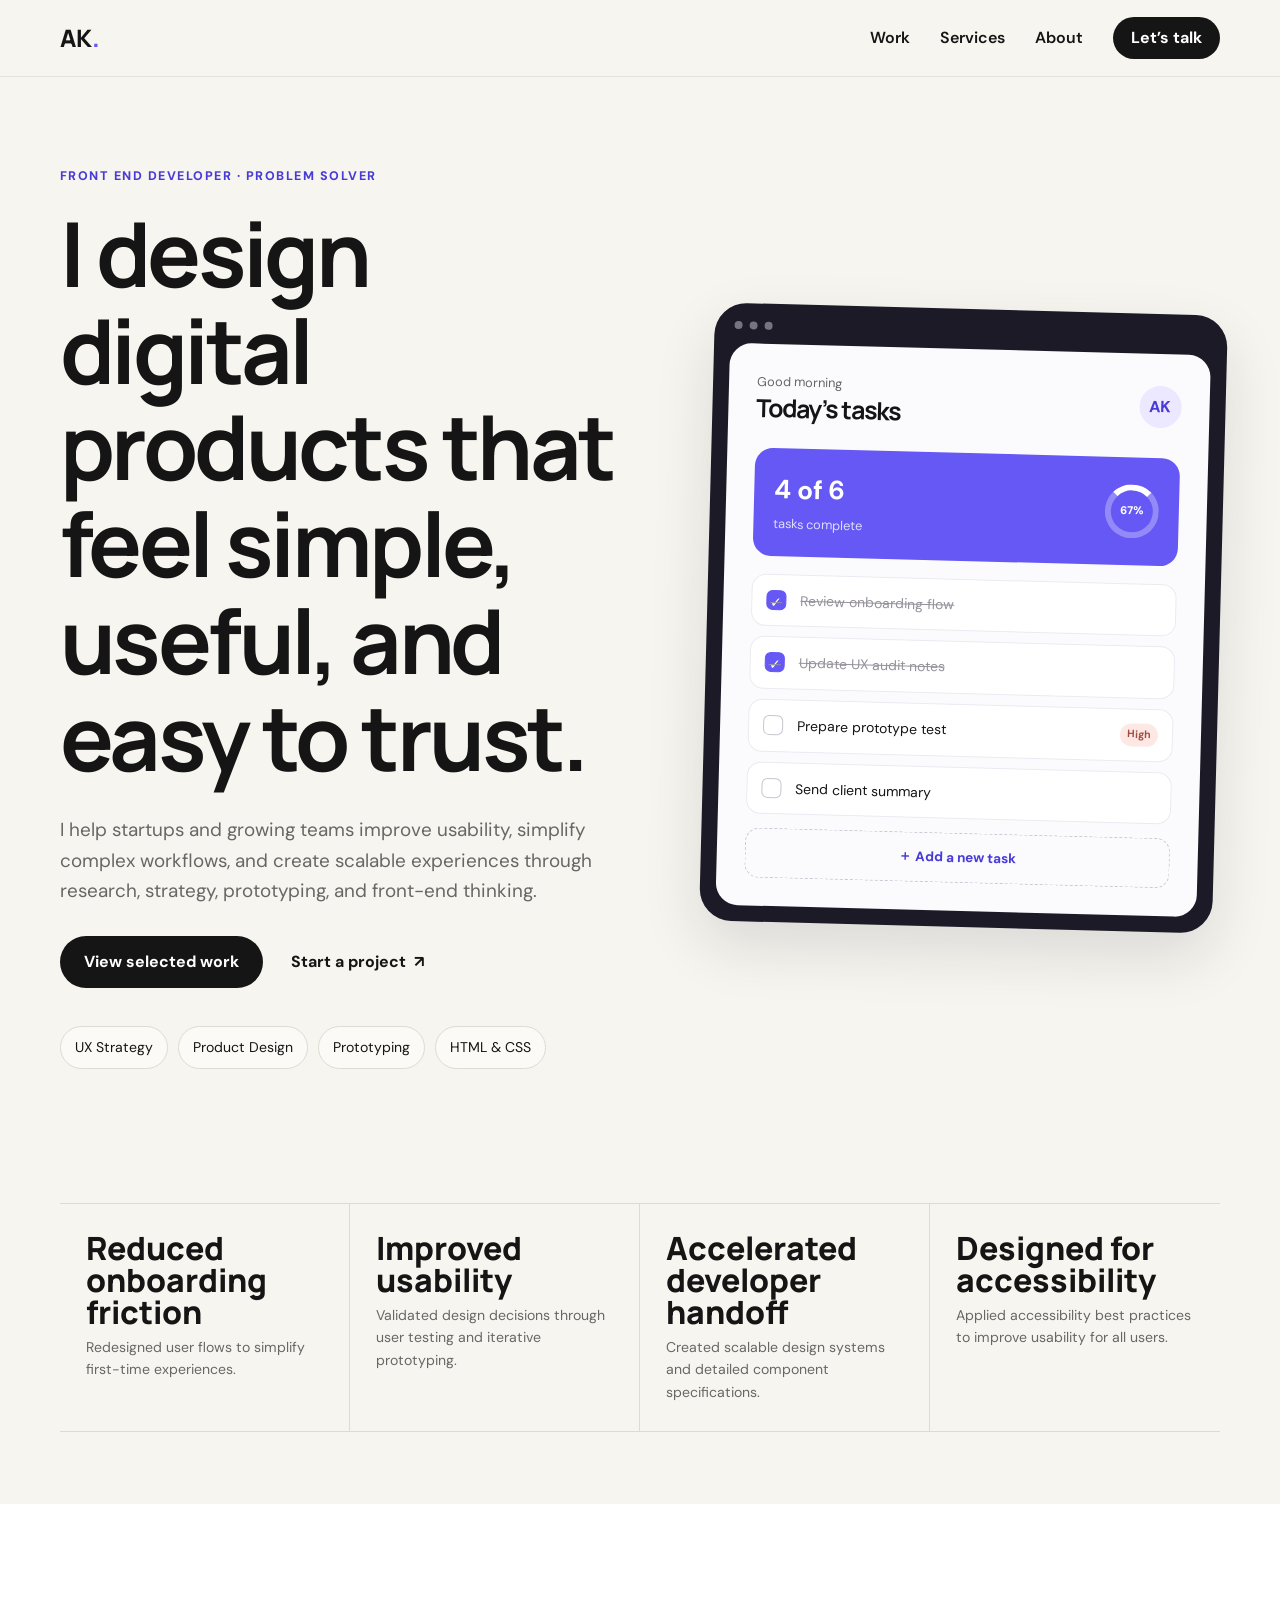
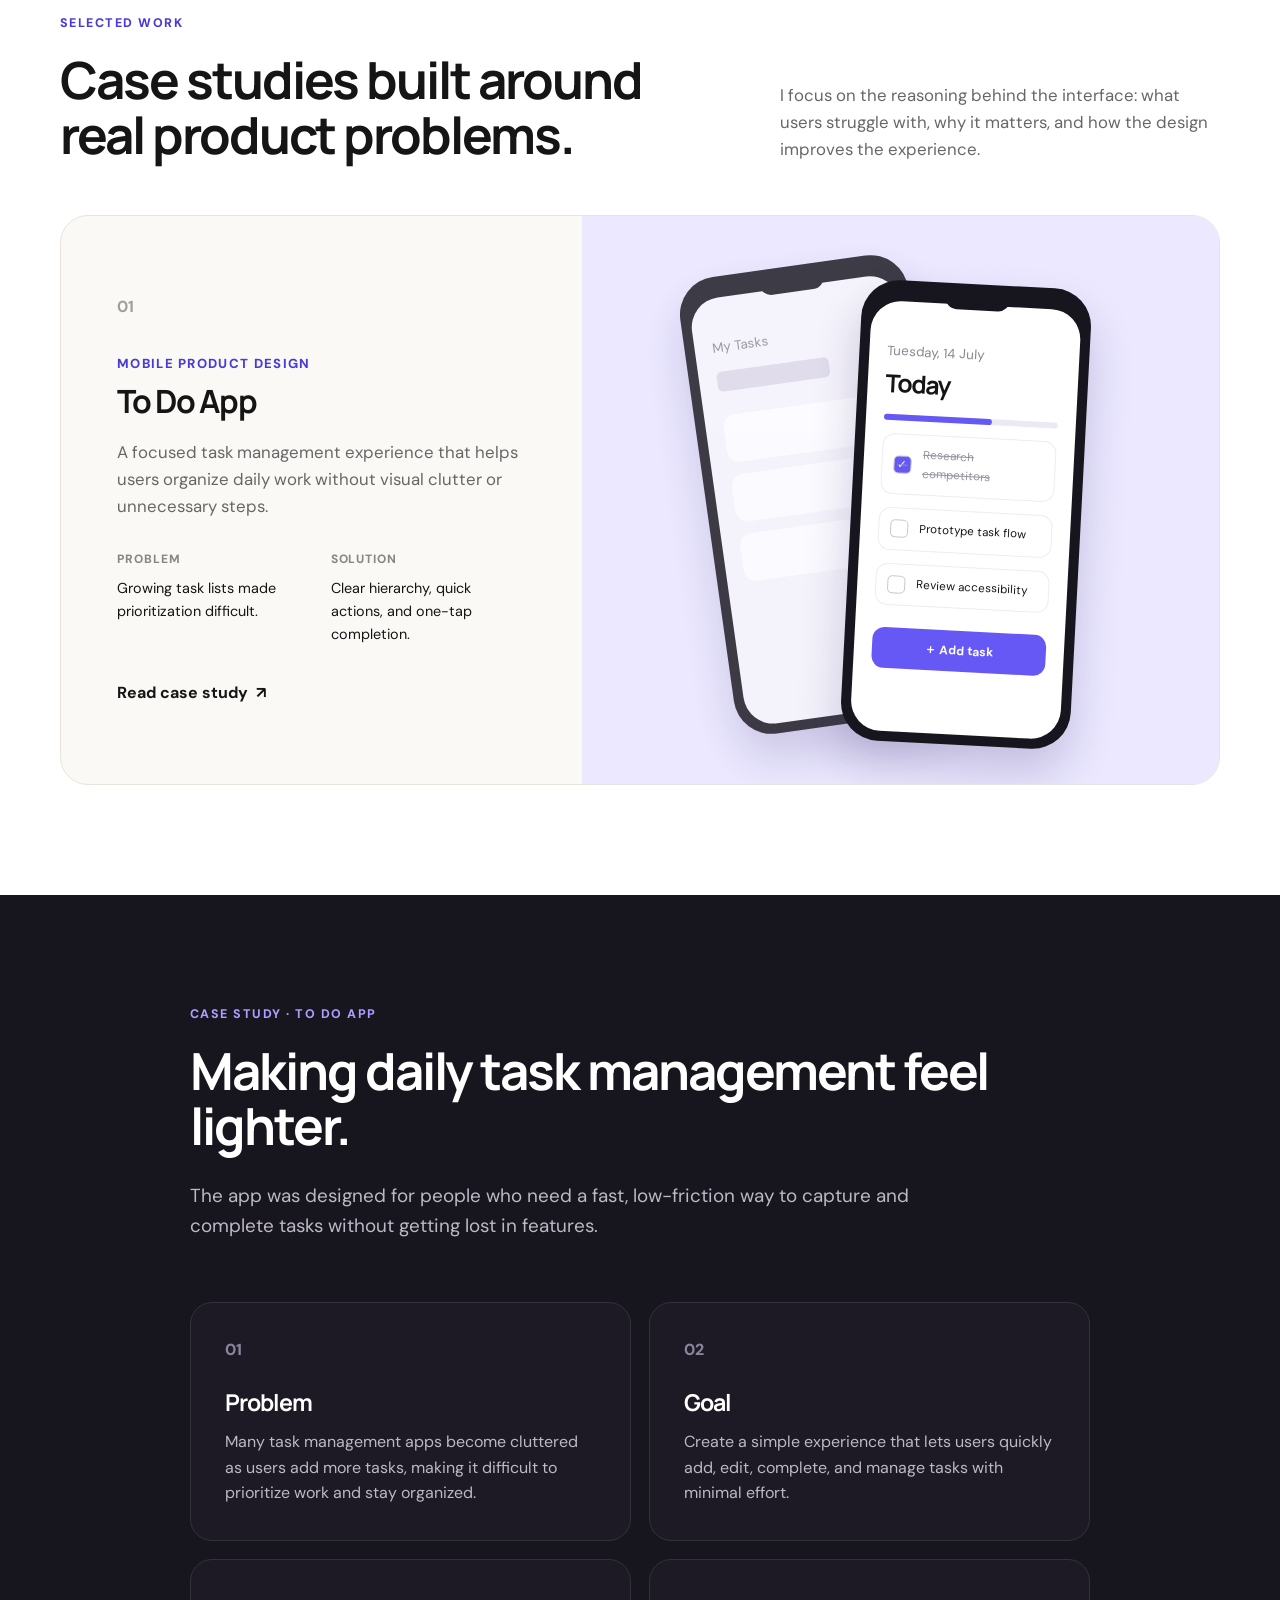
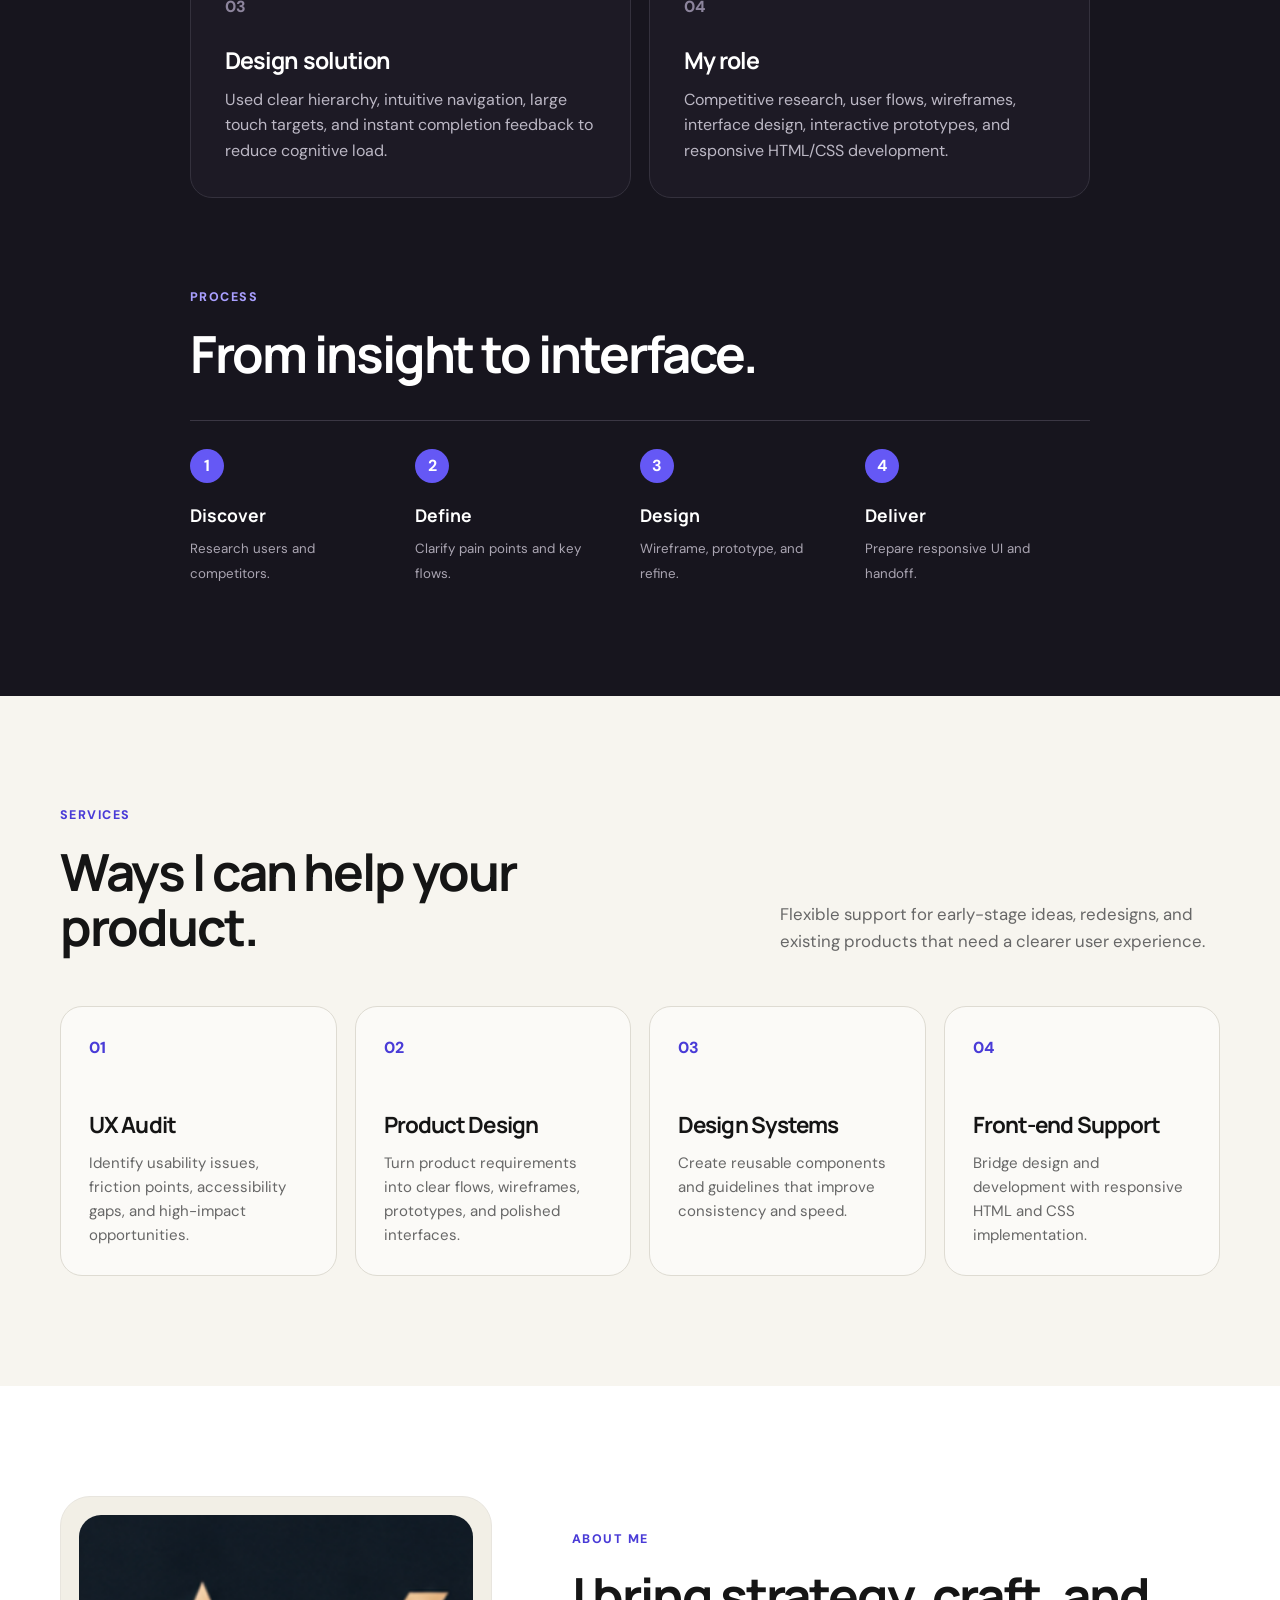
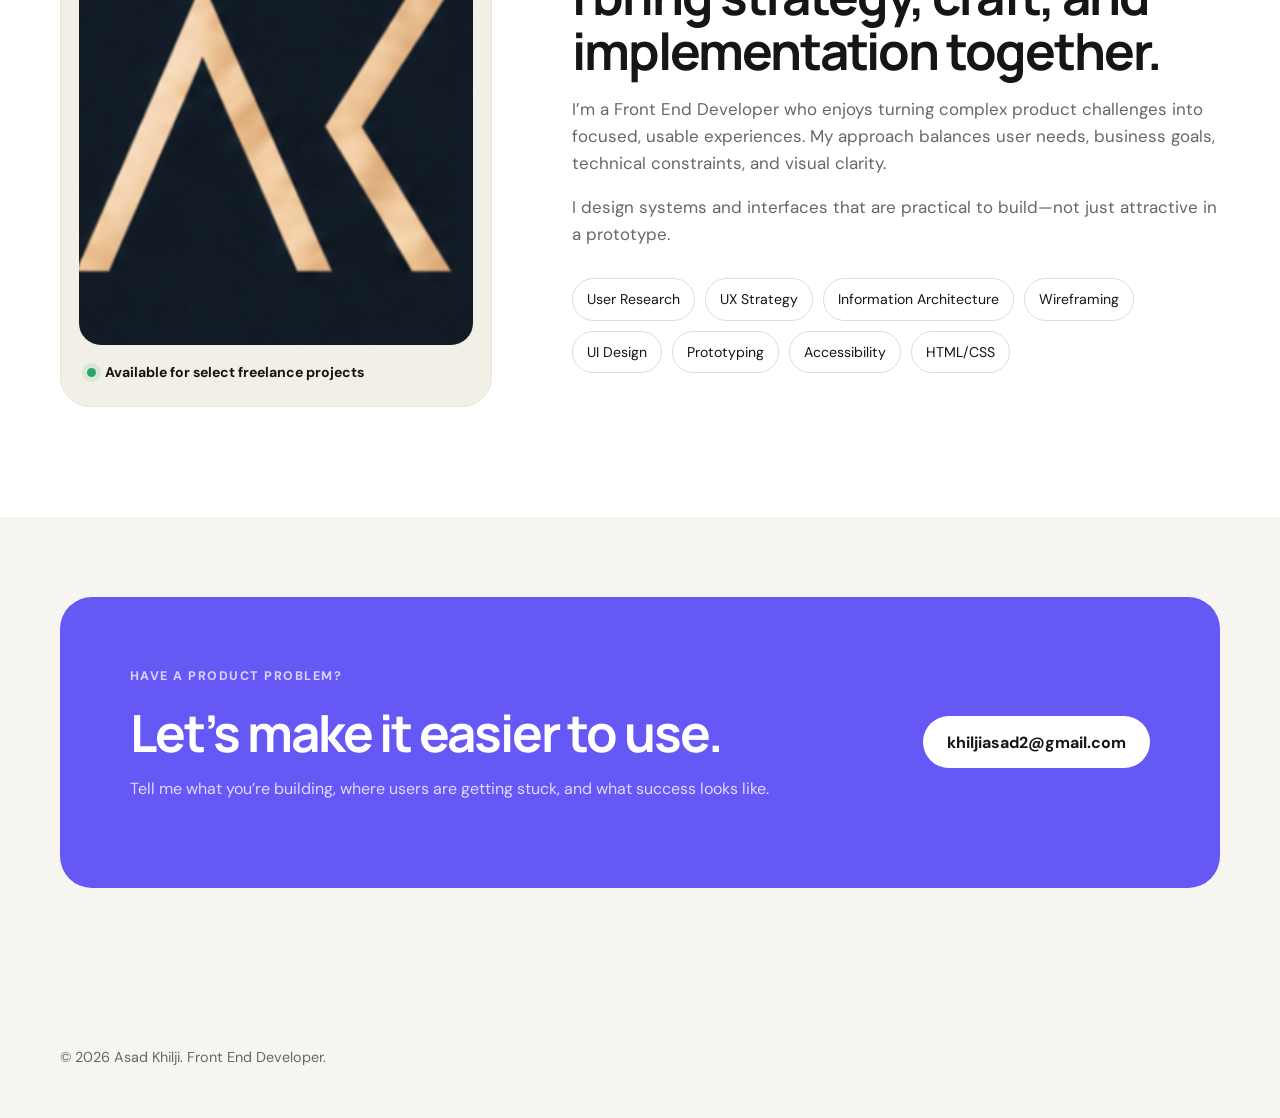
<file: index.html>
<!DOCTYPE html>
<html lang="en">
<head>
  <meta charset="UTF-8" />
  <meta name="viewport" content="width=device-width, initial-scale=1.0" />
  <meta name="description" content="Front End Developer portfolio focused on solving product, usability, and conversion problems." />
  <title>Asad Khilji — Front End Developer</title>
  <link rel="preconnect" href="https://fonts.googleapis.com">
  <link rel="preconnect" href="https://fonts.gstatic.com" crossorigin>
  <link href="https://fonts.googleapis.com/css2?family=DM+Sans:wght@400;500;600;700&family=Manrope:wght@600;700;800&display=swap" rel="stylesheet">
  <link rel="icon" type="image/png" href="favicon.png">
  <link rel="stylesheet" href="styles.css" />

   <script type="application/ld+json">
  {
    "@context": "https://schema.org",
    "@graph": [
      {
        "@type": "WebSite",
        "@id": "https://asadkhilji.org",
        "url": "https://asadkhilji.org/",
        "name": "Asad Khilji — Front End Developer",
        "description": "Front End Developer portfolio focused on solving product, usability, and conversion problems.",
        "inLanguage": "en"
      },
      {
        "@type": "ProfilePage",
        "@id": "https://asadkhilji.org",
        "url": "https://asadkhilji.org",
        "name": "Asad Khilji — Front End Developer Portfolio",
        "isPartOf": {
          "@id": "https://asadkhilji.org"
        },
        "mainEntity": {
          "@id": "https://asadkhilji.org"
        },
        "about": {
          "@id": "https://asadkhilji.org"
        },
        "inLanguage": "en"
      },
      {
        "@type": "Person",
        "@id": "https://asadkhilji.org",
        "name": "Asad Khilji",
        "url": "https://asadkhilji.org",
        "jobTitle": "Front End Developer",
        "description": "Front End Developer helping startups and growing teams improve usability, simplify complex workflows, and create scalable digital product experiences.",
        "email": "mailto:khiljiasad2@gmail.com",
        "knowsAbout": [
          "User experience design",
          "UX strategy",
          "Product design",
          "User research",
          "Information architecture",
          "Wireframing",
          "Interface design",
          "Interactive prototyping",
          "Accessibility",
          "HTML",
          "CSS"
        ],
        "hasOccupation": {
          "@type": "Occupation",
          "name": "Front End Developer",
          "occupationLocation": {
            "@type": "Country",
            "name": "Remote"
          },
          "skills": "UX strategy, product design, user research, information architecture, wireframing, UI design, prototyping, accessibility, HTML and CSS"
        },
        "makesOffer": {
          "@type": "OfferCatalog",
          "name": "UX Design Services",
          "itemListElement": [
            {
              "@type": "Offer",
              "itemOffered": {
                "@type": "Service",
                "name": "UX Audit",
                "description": "Usability review covering friction points, accessibility gaps, and high-impact improvement opportunities."
              }
            },
            {
              "@type": "Offer",
              "itemOffered": {
                "@type": "Service",
                "name": "Product Design",
                "description": "User flows, wireframes, prototypes, and polished product interfaces."
              }
            },
            {
              "@type": "Offer",
              "itemOffered": {
                "@type": "Service",
                "name": "Design Systems",
                "description": "Reusable components and interface guidelines that improve consistency and delivery speed."
              }
            },
            {
              "@type": "Offer",
              "itemOffered": {
                "@type": "Service",
                "name": "Front-end Support",
                "description": "Responsive HTML and CSS implementation that bridges design and development."
              }
            }
          ]
        }
      },
      {
        "@type": "CreativeWork",
        "@id": "https://example.com/#todo-case-study",
        "url": "https://example.com/#todo-case",
        "name": "To Do App UX Case Study",
        "headline": "Making daily task management feel lighter",
        "description": "A mobile task management experience designed to help users add, organize, and complete daily tasks with less visual clutter and cognitive load.",
        "author": {
          "@id": "https://asadkhilji.org"
        },
        "creator": {
          "@id": "https://asadkhilji.org"
        },
        "isPartOf": {
          "@id": "https://asadkhilji.org"
        },
        "keywords": [
          "UX case study",
          "mobile app design",
          "task management",
          "product design",
          "wireframing",
          "prototyping",
          "HTML",
          "CSS"
        ],
        "inLanguage": "en"
      }
    ]
  }
  </script>
</head>
<body>
  <header class="site-header">
    <div class="container nav-wrap">
      <a class="logo" href="#top" aria-label="Homepage">AK<span>.</span></a>
      <nav class="nav" aria-label="Primary navigation">
        <a href="#work">Work</a>
        <a href="#services">Services</a>
        <a href="#about">About</a>
        <a href="#contact" class="button button-small">Let’s talk</a>
      </nav>
    </div>
  </header>

  <main id="top">
    <section class="hero section">
      <div class="container hero-grid">
        <div class="hero-copy">
          <p class="eyebrow">Front End Developer · Problem Solver</p>
          <h1>I design digital products that feel simple, useful, and easy to trust.</h1>
          <p class="hero-text">
            I help startups and growing teams improve usability, simplify complex workflows,
            and create scalable experiences through research, strategy, prototyping, and front-end thinking.
          </p>
          <div class="hero-actions">
            <a class="button" href="#work">View selected work</a>
            <a class="text-link" href="#contact">Start a project <span>↗</span></a>
          </div>
          <div class="trust-row" aria-label="Areas of expertise">
            <span>UX Strategy</span>
            <span>Product Design</span>
            <span>Prototyping</span>
            <span>HTML &amp; CSS</span>
          </div>
        </div>

        <div class="hero-card" aria-hidden="true">
          <div class="window-bar">
            <span></span><span></span><span></span>
          </div>
          <div class="mockup">
            <div class="mockup-header">
              <div>
                <p>Good morning</p>
                <h3>Today’s tasks</h3>
              </div>
              <div class="avatar">AK</div>
            </div>
            <div class="progress-card">
              <div>
                <strong>4 of 6</strong>
                <span>tasks complete</span>
              </div>
              <div class="progress-ring">67%</div>
            </div>
            <div class="task-list">
              <div class="task completed"><span class="check">✓</span><span>Review onboarding flow</span></div>
              <div class="task completed"><span class="check">✓</span><span>Update UX audit notes</span></div>
              <div class="task"><span class="check"></span><span>Prepare prototype test</span><b>High</b></div>
              <div class="task"><span class="check"></span><span>Send client summary</span></div>
            </div>
            <div class="add-task">＋ Add a new task</div>
          </div>
        </div>
      </div>
    </section>

   <section class="impact section-tight">
  <div class="container">
    <div class="stats-grid">
      <div>
        <strong>Reduced onboarding friction</strong>
        <span>Redesigned user flows to simplify first-time experiences.</span>
      </div>
      <div>
        <strong>Improved usability</strong>
        <span>Validated design decisions through user testing and iterative prototyping.</span>
      </div>
      <div>
        <strong>Accelerated developer handoff</strong>
        <span>Created scalable design systems and detailed component specifications.</span>
      </div>
      <div>
        <strong>Designed for accessibility</strong>
        <span>Applied accessibility best practices to improve usability for all users.</span>
      </div>
    </div>
  </div>
</section>

    <section id="work" class="section work-section">
      <div class="container">
        <div class="section-heading">
          <div>
            <p class="eyebrow">Selected work</p>
            <h2>Case studies built around real product problems.</h2>
          </div>
          <p>I focus on the reasoning behind the interface: what users struggle with, why it matters, and how the design improves the experience.</p>
        </div>

        <article class="case-card featured-case">
          <div class="case-content">
            <span class="case-number">01</span>
            <p class="case-type">Mobile Product Design</p>
            <h3>To Do App</h3>
            <p class="case-summary">A focused task management experience that helps users organize daily work without visual clutter or unnecessary steps.</p>
            <div class="case-meta">
              <div><span>Problem</span><p>Growing task lists made prioritization difficult.</p></div>
              <div><span>Solution</span><p>Clear hierarchy, quick actions, and one-tap completion.</p></div>
            </div>
            <a class="text-link" href="#todo-case">Read case study <span>↗</span></a>
          </div>
          <div class="case-visual task-visual">
            <div class="phone phone-back">
              <div class="phone-top"></div>
              <div class="phone-screen pale">
                <small>My Tasks</small>
                <div class="mini-title"></div>
                <div class="mini-task"></div><div class="mini-task"></div><div class="mini-task"></div>
              </div>
            </div>
            <div class="phone phone-front">
              <div class="phone-top"></div>
              <div class="phone-screen">
                <small>Tuesday, 14 July</small>
                <h4>Today</h4>
                <div class="tiny-progress"><span></span></div>
                <div class="phone-task done"><i>✓</i><span>Research competitors</span></div>
                <div class="phone-task"><i></i><span>Prototype task flow</span></div>
                <div class="phone-task"><i></i><span>Review accessibility</span></div>
                <button>＋ Add task</button>
              </div>
            </div>
          </div>
        </article>

      
      </div>
    </section>

    <section id="todo-case" class="section case-study-section">
      <div class="container narrow">
        <p class="eyebrow">Case study · To Do App</p>
        <h2>Making daily task management feel lighter.</h2>
        <p class="lead">The app was designed for people who need a fast, low-friction way to capture and complete tasks without getting lost in features.</p>

        <div class="study-grid">
          <div class="study-block">
            <span>01</span>
            <h3>Problem</h3>
            <p>Many task management apps become cluttered as users add more tasks, making it difficult to prioritize work and stay organized.</p>
          </div>
          <div class="study-block">
            <span>02</span>
            <h3>Goal</h3>
            <p>Create a simple experience that lets users quickly add, edit, complete, and manage tasks with minimal effort.</p>
          </div>
          <div class="study-block">
            <span>03</span>
            <h3>Design solution</h3>
            <p>Used clear hierarchy, intuitive navigation, large touch targets, and instant completion feedback to reduce cognitive load.</p>
          </div>
          <div class="study-block">
            <span>04</span>
            <h3>My role</h3>
            <p>Competitive research, user flows, wireframes, interface design, interactive prototypes, and responsive HTML/CSS development.</p>
          </div>
        </div>

        <div class="process">
          <div class="section-heading compact-heading">
            <div><p class="eyebrow">Process</p><h2>From insight to interface.</h2></div>
          </div>
          <div class="process-track">
            <div><b>1</b><span>Discover</span><small>Research users and competitors.</small></div>
            <div><b>2</b><span>Define</span><small>Clarify pain points and key flows.</small></div>
            <div><b>3</b><span>Design</span><small>Wireframe, prototype, and refine.</small></div>
            <div><b>4</b><span>Deliver</span><small>Prepare responsive UI and handoff.</small></div>
          </div>
        </div>
      </div>
    </section>

    <section id="services" class="section services-section">
      <div class="container">
        <div class="section-heading">
          <div><p class="eyebrow">Services</p><h2>Ways I can help your product.</h2></div>
          <p>Flexible support for early-stage ideas, redesigns, and existing products that need a clearer user experience.</p>
        </div>
        <div class="services-grid">
          <article><span>01</span><h3>UX Audit</h3><p>Identify usability issues, friction points, accessibility gaps, and high-impact opportunities.</p></article>
          <article><span>02</span><h3>Product Design</h3><p>Turn product requirements into clear flows, wireframes, prototypes, and polished interfaces.</p></article>
          <article><span>03</span><h3>Design Systems</h3><p>Create reusable components and guidelines that improve consistency and speed.</p></article>
          <article><span>04</span><h3>Front-end Support</h3><p>Bridge design and development with responsive HTML and CSS implementation.</p></article>
        </div>
      </div>
    </section>

    <section id="about" class="section about-section">
      <div class="container about-grid">
        <div class="about-card">
          <img class="portrait-photo" src="favicon.png" alt="Portrait of Asad Khilji" />
          <div class="availability"><span></span> Available for select freelance projects</div>
        </div>
        <div class="about-copy">
          <p class="eyebrow">About me</p>
          <h2>I bring strategy, craft, and implementation together.</h2>
          <p>I’m a Front End Developer who enjoys turning complex product challenges into focused, usable experiences. My approach balances user needs, business goals, technical constraints, and visual clarity.</p>
          <p>I design systems and interfaces that are practical to build—not just attractive in a prototype.</p>
          <div class="skills">
            <span>User Research</span><span>UX Strategy</span><span>Information Architecture</span><span>Wireframing</span><span>UI Design</span><span>Prototyping</span><span>Accessibility</span><span>HTML/CSS</span>
          </div>
        </div>
      </div>
    </section>

    <section id="contact" class="section contact-section">
      <div class="container contact-box">
        <div>
          <p class="eyebrow">Have a product problem?</p>
          <h2>Let’s make it easier to use.</h2>
          <p>Tell me what you’re building, where users are getting stuck, and what success looks like.</p>
        </div>
        <a class="button button-light" href="mailto:khiljiasad2@gmail.com">khiljiasad2@gmail.com</a>
      </div>
    </section>
  </main>

  <footer class="site-footer">
    <div class="container footer-wrap">
      <p>© 2026 Asad Khilji. Front End Developer.</p>
    </div>
  </footer>
</body>
</html>
</file>
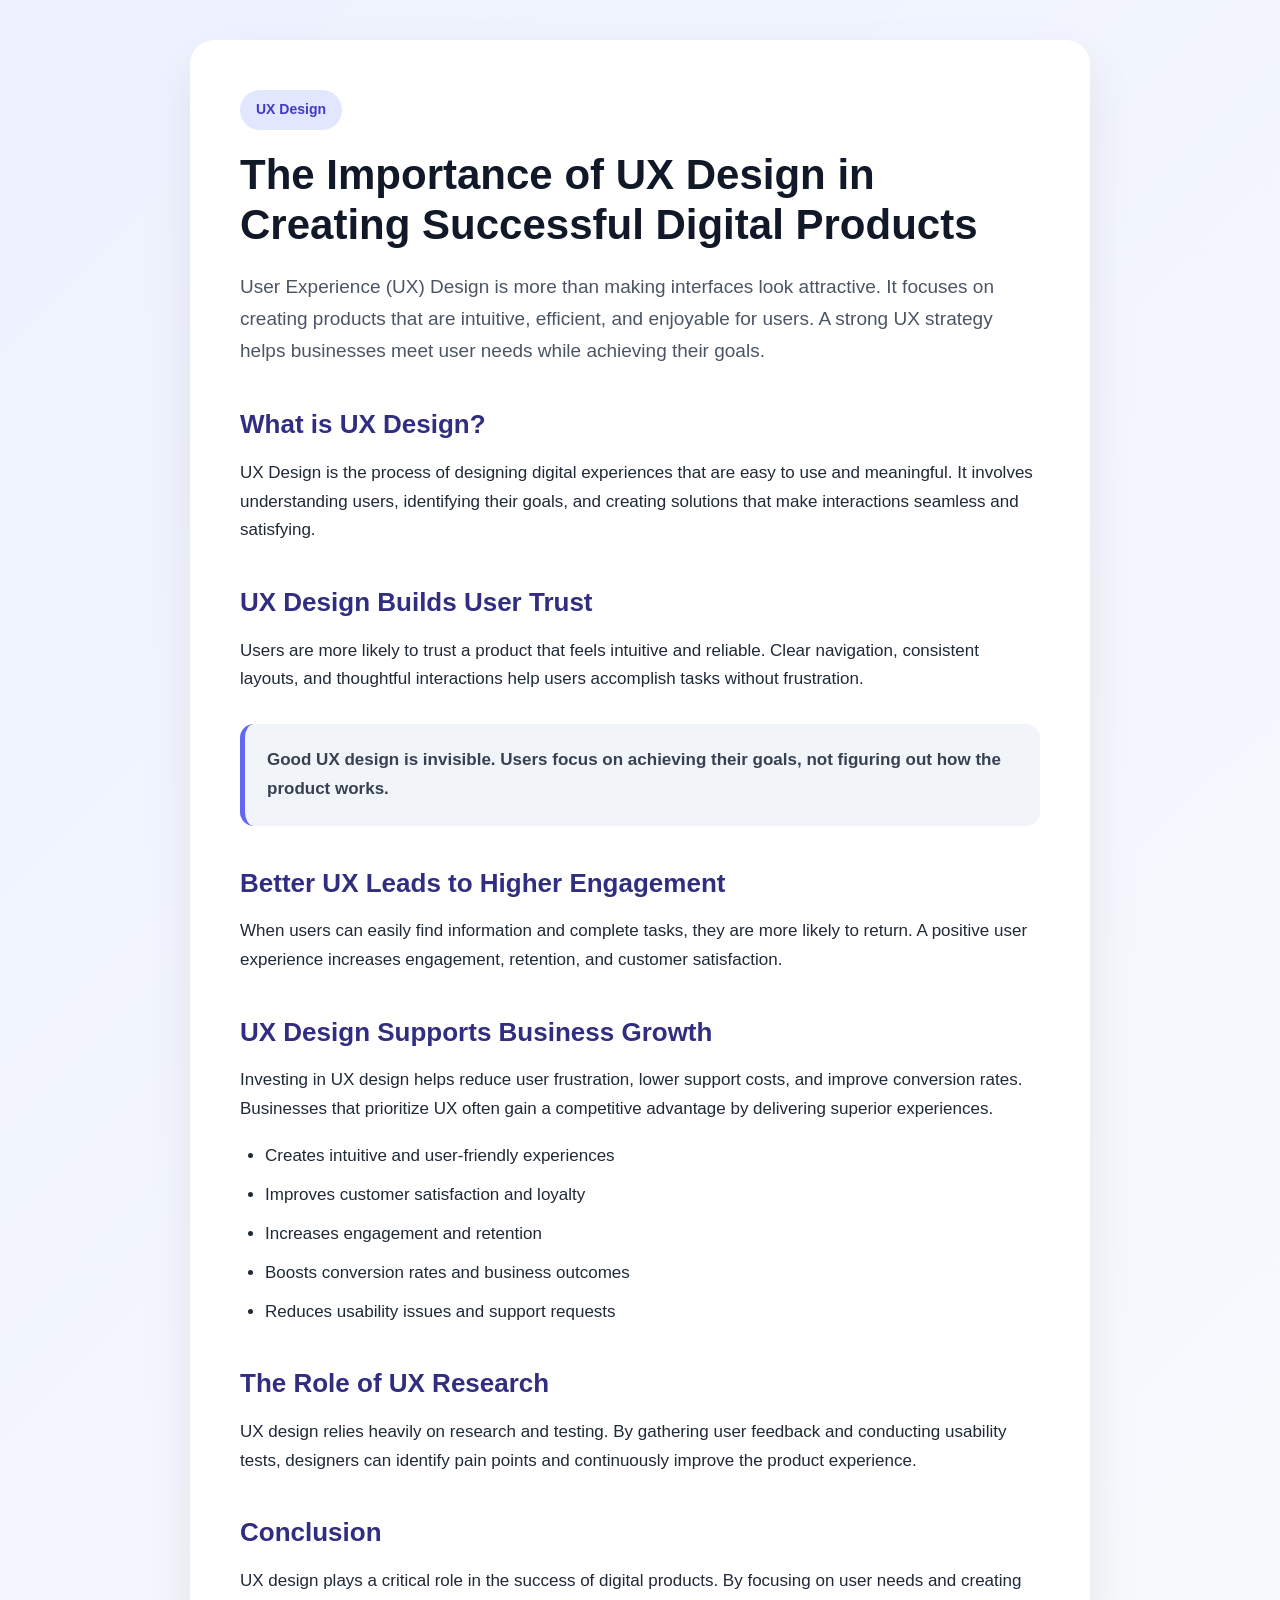
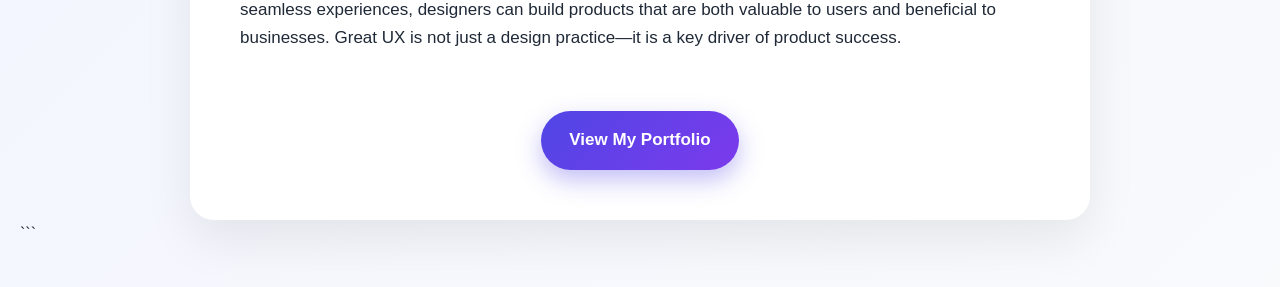
<file: blog.html>
<!DOCTYPE html>
<html lang="en">
<head>
  <meta charset="UTF-8" />
  <meta name="viewport" content="width=device-width, initial-scale=1.0" />

  <title>The Importance of UX Design in Creating Successful Digital Products</title>

  <style>
    * {
      margin: 0;
      padding: 0;
      box-sizing: border-box;
      font-family: "Segoe UI", Arial, sans-serif;
    }

    body {
      background: linear-gradient(135deg, #eef2ff, #f8fafc);
      color: #1f2937;
      line-height: 1.7;
      padding: 40px 20px;
    }

    .blog-container {
      max-width: 900px;
      margin: auto;
      background: #ffffff;
      border-radius: 24px;
      padding: 50px;
      box-shadow: 0 20px 50px rgba(0, 0, 0, 0.08);
    }

    .tag {
      display: inline-block;
      background: #e0e7ff;
      color: #4338ca;
      padding: 8px 16px;
      border-radius: 30px;
      font-size: 14px;
      font-weight: 600;
      margin-bottom: 20px;
    }

    h1 {
      font-size: 42px;
      line-height: 1.2;
      color: #111827;
      margin-bottom: 20px;
    }

    .intro {
      font-size: 19px;
      color: #4b5563;
      margin-bottom: 35px;
    }

    h2 {
      font-size: 26px;
      color: #312e81;
      margin-top: 35px;
      margin-bottom: 12px;
    }

    p {
      margin-bottom: 18px;
      font-size: 17px;
    }

    .highlight-box {
      background: #f1f5f9;
      border-left: 5px solid #6366f1;
      padding: 22px;
      border-radius: 14px;
      margin: 30px 0;
    }

    .highlight-box p {
      margin-bottom: 0;
      font-weight: 600;
      color: #374151;
    }

    ul {
      margin: 15px 0 25px 25px;
    }

    li {
      margin-bottom: 10px;
      font-size: 17px;
    }

    .portfolio-btn {
      display: inline-block;
      margin-top: 40px;
      background: linear-gradient(135deg, #4f46e5, #7c3aed);
      color: #ffffff;
      text-decoration: none;
      padding: 15px 28px;
      border-radius: 50px;
      font-size: 17px;
      font-weight: 700;
      transition: all 0.3s ease;
      box-shadow: 0 10px 25px rgba(79, 70, 229, 0.35);
    }

    .portfolio-btn:hover {
      transform: translateY(-3px);
      box-shadow: 0 14px 35px rgba(79, 70, 229, 0.45);
    }

    .button-wrapper {
      text-align: center;
    }

    @media (max-width: 600px) {
      .blog-container {
        padding: 30px 22px;
      }

      h1 {
        font-size: 32px;
      }

      .intro {
        font-size: 17px;
      }
    }
  </style>
</head>

<body>
  <div class="blog-container">
    <span class="tag">UX Design</span>

    <h1>The Importance of UX Design in Creating Successful Digital Products</h1>

    <p class="intro">
      User Experience (UX) Design is more than making interfaces look attractive. It focuses on creating products that are intuitive, efficient, and enjoyable for users. A strong UX strategy helps businesses meet user needs while achieving their goals.
    </p>

    <h2>What is UX Design?</h2>
    <p>
      UX Design is the process of designing digital experiences that are easy to use and meaningful. It involves understanding users, identifying their goals, and creating solutions that make interactions seamless and satisfying.
    </p>

    <h2>UX Design Builds User Trust</h2>
    <p>
      Users are more likely to trust a product that feels intuitive and reliable. Clear navigation, consistent layouts, and thoughtful interactions help users accomplish tasks without frustration.
    </p>

    <div class="highlight-box">
      <p>Good UX design is invisible. Users focus on achieving their goals, not figuring out how the product works.</p>
    </div>

    <h2>Better UX Leads to Higher Engagement</h2>
    <p>
      When users can easily find information and complete tasks, they are more likely to return. A positive user experience increases engagement, retention, and customer satisfaction.
    </p>

    <h2>UX Design Supports Business Growth</h2>
    <p>
      Investing in UX design helps reduce user frustration, lower support costs, and improve conversion rates. Businesses that prioritize UX often gain a competitive advantage by delivering superior experiences.
    </p>

    <ul>
      <li>Creates intuitive and user-friendly experiences</li>
      <li>Improves customer satisfaction and loyalty</li>
      <li>Increases engagement and retention</li>
      <li>Boosts conversion rates and business outcomes</li>
      <li>Reduces usability issues and support requests</li>
    </ul>

    <h2>The Role of UX Research</h2>
    <p>
      UX design relies heavily on research and testing. By gathering user feedback and conducting usability tests, designers can identify pain points and continuously improve the product experience.
    </p>

    <h2>Conclusion</h2>
    <p>
      UX design plays a critical role in the success of digital products. By focusing on user needs and creating seamless experiences, designers can build products that are both valuable to users and beneficial to businesses. Great UX is not just a design practice—it is a key driver of product success.
    </p>

    <div class="button-wrapper">
      <a href="index.html" class="portfolio-btn">View My Portfolio</a>
    </div>
  </div>
</body>
</html>
```
</file>
<file: styles.css>
:root {
  --ink: #151515;
  --muted: #676767;
  --paper: #f7f5ef;
  --white: #ffffff;
  --line: #dedbd2;
  --accent: #6558f5;
  --accent-dark: #493bd7;
  --soft-purple: #ebe8ff;
  --soft-green: #dff4e8;
  --radius: 28px;
  --shadow: 0 24px 60px rgba(25, 22, 47, 0.12);
}

* { box-sizing: border-box; }
html { scroll-behavior: smooth; }
body {
  margin: 0;
  color: var(--ink);
  background: var(--paper);
  font-family: "DM Sans", sans-serif;
  line-height: 1.6;
}

a { color: inherit; text-decoration: none; }
img { max-width: 100%; display: block; }
.container { width: min(1160px, calc(100% - 40px)); margin: 0 auto; }
.narrow { width: min(900px, calc(100% - 40px)); }
.section { padding: 110px 0; }
.section-tight { padding: 24px 0 72px; }

.site-header {
  position: sticky;
  top: 0;
  z-index: 20;
  background: rgba(247, 245, 239, 0.86);
  border-bottom: 1px solid rgba(222, 219, 210, 0.7);
  backdrop-filter: blur(18px);
}
.nav-wrap { min-height: 76px; display: flex; align-items: center; justify-content: space-between; }
.logo { font: 800 24px/1 "Manrope"; }
.logo span { color: var(--accent); }
.nav { display: flex; align-items: center; gap: 30px; font-weight: 600; }
.nav > a:not(.button):hover { color: var(--accent); }

.button {
  display: inline-flex;
  align-items: center;
  justify-content: center;
  min-height: 52px;
  padding: 0 24px;
  border-radius: 999px;
  background: var(--ink);
  color: var(--white);
  font-weight: 700;
  transition: transform .2s ease, background .2s ease;
}
.button:hover { transform: translateY(-2px); background: var(--accent-dark); }
.button-small { min-height: 42px; padding: 0 18px; }
.button-light { background: var(--white); color: var(--ink); }
.text-link { display: inline-flex; gap: 8px; align-items: center; font-weight: 700; }
.text-link span { transition: transform .2s ease; }
.text-link:hover span { transform: translate(3px, -3px); }

.hero { padding-top: 90px; }
.hero-grid { display: grid; grid-template-columns: 1.05fr .95fr; gap: 80px; align-items: center; }
.eyebrow { margin: 0 0 18px; color: var(--accent-dark); text-transform: uppercase; letter-spacing: .12em; font-size: .78rem; font-weight: 800; }
h1, h2, h3, h4 { margin: 0; font-family: "Manrope", sans-serif; line-height: 1.08; letter-spacing: -.04em; }
h1 { max-width: 760px; font-size: clamp(3.4rem, 7vw, 6.7rem); }
h2 { font-size: clamp(2.3rem, 4vw, 4.2rem); }
h3 { font-size: 2rem; }
.hero-text { max-width: 670px; margin: 30px 0; color: var(--muted); font-size: 1.18rem; }
.hero-actions { display: flex; align-items: center; gap: 28px; }
.trust-row { display: flex; flex-wrap: wrap; gap: 10px; margin-top: 38px; }
.trust-row span, .skills span { padding: 9px 14px; border: 1px solid var(--line); border-radius: 999px; font-size: .88rem; background: rgba(255,255,255,.45); }

.hero-card { padding: 16px; border-radius: 32px; background: #1c1a27; box-shadow: var(--shadow); transform: rotate(1.5deg); }
.window-bar { display: flex; gap: 7px; padding: 2px 0 14px 4px; }
.window-bar span { width: 8px; height: 8px; border-radius: 50%; background: #777382; }
.mockup { padding: 28px; border-radius: 22px; background: #fbfbfd; }
.mockup-header { display: flex; justify-content: space-between; align-items: center; }
.mockup-header p { margin: 0; color: var(--muted); font-size: .8rem; }
.mockup-header h3 { margin-top: 3px; font-size: 1.55rem; }
.avatar { width: 42px; height: 42px; display: grid; place-items: center; border-radius: 50%; background: var(--soft-purple); color: var(--accent-dark); font-weight: 800; }
.progress-card { display: flex; justify-content: space-between; align-items: center; margin: 26px 0 18px; padding: 20px; border-radius: 18px; background: var(--accent); color: white; }
.progress-card strong { display: block; font-size: 1.65rem; }
.progress-card span { font-size: .8rem; opacity: .8; }
.progress-ring { width: 54px; height: 54px; display: grid; place-items: center; border: 6px solid rgba(255,255,255,.3); border-top-color: #fff; border-radius: 50%; font-size: .7rem; font-weight: 800; }
.task-list { display: grid; gap: 10px; }
.task { display: grid; grid-template-columns: 24px 1fr auto; gap: 10px; align-items: center; padding: 14px; border: 1px solid #eceaf1; border-radius: 14px; background: white; font-size: .87rem; }
.task .check { width: 20px; height: 20px; display: grid; place-items: center; border: 1px solid #c8c5ce; border-radius: 6px; }
.task.completed { color: #96929c; text-decoration: line-through; }
.task.completed .check { color: white; background: var(--accent); border-color: var(--accent); }
.task b { padding: 3px 7px; border-radius: 999px; color: #a34d42; background: #fde8e4; font-size: .66rem; }
.add-task { margin-top: 14px; padding: 13px; border: 1px dashed #cbc7d4; border-radius: 14px; text-align: center; color: var(--accent-dark); font-weight: 700; font-size: .85rem; }

.stats-grid { display: grid; grid-template-columns: repeat(4, 1fr); border-top: 1px solid var(--line); border-bottom: 1px solid var(--line); }
.stats-grid div { padding: 28px 26px; border-right: 1px solid var(--line); }
.stats-grid div:last-child { border-right: 0; }
.stats-grid strong { display: block; font: 800 2rem/1 "Manrope"; }
.stats-grid span { display: block; margin-top: 8px; color: var(--muted); font-size: .88rem; }

.work-section { background: var(--white); }
.section-heading { display: grid; grid-template-columns: 1.2fr .8fr; gap: 60px; align-items: end; margin-bottom: 52px; }
.section-heading > p { margin: 0; color: var(--muted); font-size: 1.05rem; }
.case-card { overflow: hidden; border: 1px solid #e7e4dc; border-radius: var(--radius); background: #faf9f6; }
.featured-case { display: grid; grid-template-columns: .9fr 1.1fr; min-height: 570px; }
.case-content { padding: 56px; display: flex; flex-direction: column; align-items: flex-start; justify-content: center; }
.case-number { color: #a29e95; font-weight: 700; }
.case-type { margin: 34px 0 10px; color: var(--accent-dark); font-size: .82rem; text-transform: uppercase; letter-spacing: .1em; font-weight: 800; }
.case-summary { margin: 20px 0 26px; color: var(--muted); font-size: 1.05rem; }
.case-meta { display: grid; grid-template-columns: 1fr 1fr; gap: 18px; margin-bottom: 34px; }
.case-meta span { font-size: .75rem; text-transform: uppercase; letter-spacing: .08em; color: #8b877e; font-weight: 800; }
.case-meta p { margin: 6px 0 0; font-size: .9rem; }
.case-visual { position: relative; display: grid; place-items: center; min-height: 520px; background: var(--soft-purple); }
.phone { position: absolute; width: 230px; padding: 10px; border-radius: 38px; background: #17151e; box-shadow: 0 24px 45px rgba(38, 30, 101, .2); }
.phone-front { z-index: 2; transform: translate(65px, 15px) rotate(3deg); }
.phone-back { transform: translate(-80px, -5px) rotate(-8deg); opacity: .82; }
.phone-top { width: 65px; height: 16px; margin: 0 auto -5px; border-radius: 0 0 12px 12px; background: #17151e; position: relative; z-index: 3; }
.phone-screen { min-height: 430px; padding: 36px 18px 20px; border-radius: 30px; background: white; }
.phone-screen.pale { background: #f7f6fb; }
.phone-screen small { color: #8a8692; }
.phone-screen h4 { margin: 7px 0 18px; font-size: 1.55rem; }
.tiny-progress { height: 6px; border-radius: 999px; background: #ece9f5; }
.tiny-progress span { display: block; width: 62%; height: 100%; border-radius: inherit; background: var(--accent); }
.phone-task { display: grid; grid-template-columns: 20px 1fr; gap: 9px; align-items: center; margin-top: 13px; padding: 11px; border: 1px solid #eeebf2; border-radius: 12px; font-size: .72rem; }
.phone-task i { width: 18px; height: 18px; display: grid; place-items: center; border: 1px solid #cbc7d4; border-radius: 5px; font-style: normal; }
.phone-task.done { color: #97929e; text-decoration: line-through; }
.phone-task.done i { background: var(--accent); color: white; }
.phone-screen button { width: 100%; margin-top: 22px; padding: 12px; border: 0; border-radius: 12px; color: white; background: var(--accent); font: 700 .76rem "DM Sans"; }
.mini-title { width: 65%; height: 20px; margin: 12px 0 24px; border-radius: 5px; background: #ddd9e8; }
.mini-task { height: 48px; margin-top: 12px; border-radius: 12px; background: white; }

.case-grid { display: grid; grid-template-columns: 1fr 1fr; gap: 28px; margin-top: 28px; }
.compact-visual { min-height: 330px; display: grid; place-items: center; }
.dashboard-visual { grid-template-columns: 80px 1fr; padding: 45px; background: #dff1ef; }
.dash-sidebar { height: 240px; border-radius: 16px 0 0 16px; background: #1c3432; }
.dash-content { height: 240px; padding: 22px; border-radius: 0 16px 16px 0; background: white; }
.dash-top { width: 38%; height: 16px; border-radius: 4px; background: #ccd5d4; }
.dash-row { display: grid; grid-template-columns: repeat(3, 1fr); gap: 10px; margin: 22px 0; }
.dash-row span { height: 54px; border-radius: 8px; background: #eef3f2; }
.dash-chart { height: 92px; border-radius: 10px; background: linear-gradient(135deg, #cce5e1, #f1f7f6); }
.checkout-visual { background: #f8e8dc; }
.checkout-card { width: 70%; padding: 25px; border-radius: 18px; background: white; box-shadow: 0 18px 35px rgba(110, 74, 49, .12); }
.checkout-product { height: 65px; border-radius: 10px; background: #f2ece7; }
.checkout-lines { display: grid; gap: 8px; margin: 18px 0; }
.checkout-lines span { height: 8px; border-radius: 5px; background: #e8e3df; }
.checkout-lines span:nth-child(2) { width: 72%; }
.checkout-lines span:nth-child(3) { width: 45%; }
.checkout-total { height: 14px; width: 45%; margin-left: auto; border-radius: 4px; background: #cfc8c2; }
.checkout-button { height: 40px; margin-top: 18px; border-radius: 9px; background: #1e1b1a; }
.compact-copy { padding: 32px; }
.compact-copy .case-type { margin-top: 0; }
.compact-copy h3 { font-size: 1.65rem; }
.compact-copy p:not(.case-type) { color: var(--muted); }

.case-study-section { background: #17151e; color: white; }
.case-study-section .eyebrow { color: #a99fff; }
.lead { max-width: 780px; margin: 28px 0 60px; color: #bcb8c5; font-size: 1.18rem; }
.study-grid { display: grid; grid-template-columns: 1fr 1fr; gap: 18px; }
.study-block { padding: 34px; border: 1px solid #34313d; border-radius: 22px; background: #1d1a25; }
.study-block span { color: #8c849c; font-weight: 800; }
.study-block h3 { margin: 28px 0 14px; font-size: 1.45rem; }
.study-block p { margin: 0; color: #bcb8c5; }
.process { margin-top: 90px; }
.compact-heading { grid-template-columns: 1fr; margin-bottom: 38px; }
.process-track { display: grid; grid-template-columns: repeat(4, 1fr); border-top: 1px solid #3b3744; }
.process-track div { padding: 28px 22px 0 0; }
.process-track b { width: 34px; height: 34px; display: grid; place-items: center; border-radius: 50%; background: var(--accent); }
.process-track span { display: block; margin: 20px 0 8px; font: 700 1.1rem "Manrope"; }
.process-track small { color: #aaa5b2; }

.services-grid { display: grid; grid-template-columns: repeat(4, 1fr); gap: 18px; }
.services-grid article { min-height: 270px; padding: 28px; border: 1px solid var(--line); border-radius: 22px; background: rgba(255,255,255,.45); }
.services-grid span { color: var(--accent-dark); font-weight: 800; }
.services-grid h3 { margin: 52px 0 14px; font-size: 1.4rem; }
.services-grid p { margin: 0; color: var(--muted); font-size: .94rem; }

.about-section { background: var(--white); }
.about-grid { display: grid; grid-template-columns: .8fr 1.2fr; gap: 80px; align-items: center; }
.about-card { padding: 18px; border: 1px solid #e8e5de; border-radius: 30px; background: #f2efe6; }
.portrait-photo { width: 100%; min-height: 430px; object-fit: cover; border-radius: 22px; background: #17151e; }
.availability { display: flex; gap: 9px; align-items: center; padding: 16px 8px 4px; font-size: .88rem; font-weight: 700; }
.availability span { width: 9px; height: 9px; border-radius: 50%; background: #2ba66a; box-shadow: 0 0 0 5px rgba(43,166,106,.12); }
.about-copy > p:not(.eyebrow) { color: var(--muted); font-size: 1.06rem; }
.skills { display: flex; flex-wrap: wrap; gap: 10px; margin-top: 30px; }

.contact-section { padding-top: 80px; }
.contact-box { display: flex; justify-content: space-between; align-items: center; gap: 40px; padding: 70px; border-radius: 32px; background: var(--accent); color: white; }
.contact-box .eyebrow { color: #d7d2ff; }
.contact-box h2 { max-width: 650px; }
.contact-box p:not(.eyebrow) { max-width: 650px; color: #dedaff; }

.site-footer { padding: 34px 0; }
.footer-wrap { display: flex; justify-content: space-between; gap: 30px; color: var(--muted); font-size: .9rem; }
.footer-wrap div { display: flex; gap: 20px; }
.footer-wrap a:hover { color: var(--accent); }

@media (max-width: 900px) {
  .nav > a:not(.button) { display: none; }
  .hero-grid, .featured-case, .section-heading, .about-grid { grid-template-columns: 1fr; }
  .hero-grid { gap: 55px; }
  .hero-card { max-width: 620px; }
  .stats-grid, .services-grid { grid-template-columns: 1fr 1fr; }
  .stats-grid div:nth-child(2) { border-right: 0; }
  .stats-grid div:nth-child(-n+2) { border-bottom: 1px solid var(--line); }
  .case-grid { grid-template-columns: 1fr; }
  .featured-case { min-height: auto; }
  .case-visual { min-height: 520px; }
  .process-track { grid-template-columns: 1fr 1fr; gap: 28px; }
  .about-card { max-width: 560px; }
  .contact-box { align-items: flex-start; flex-direction: column; }
}

@media (max-width: 620px) {
  .container, .narrow { width: min(100% - 26px, 1160px); }
  .section { padding: 78px 0; }
  .nav-wrap { min-height: 68px; }
  .hero { padding-top: 58px; }
  h1 { font-size: clamp(2.8rem, 15vw, 4.4rem); }
  h2 { font-size: clamp(2rem, 11vw, 3.1rem); }
  .hero-actions { align-items: flex-start; flex-direction: column; }
  .mockup { padding: 18px; }
  .stats-grid, .study-grid, .services-grid, .case-meta, .process-track { grid-template-columns: 1fr; }
  .stats-grid div { border-right: 0; border-bottom: 1px solid var(--line); }
  .stats-grid div:last-child { border-bottom: 0; }
  .case-content { padding: 34px 26px; }
  .case-visual { min-height: 460px; overflow: hidden; }
  .phone { width: 190px; }
  .phone-front { transform: translate(45px, 10px) rotate(3deg); }
  .phone-back { transform: translate(-65px, -5px) rotate(-8deg); }
  .phone-screen { min-height: 360px; padding: 30px 14px 16px; }
  .dashboard-visual { grid-template-columns: 60px 1fr; padding: 28px; }
  .compact-copy { padding: 26px; }
  .contact-box { padding: 38px 26px; }
  .footer-wrap { flex-direction: column; }
}
</file>
